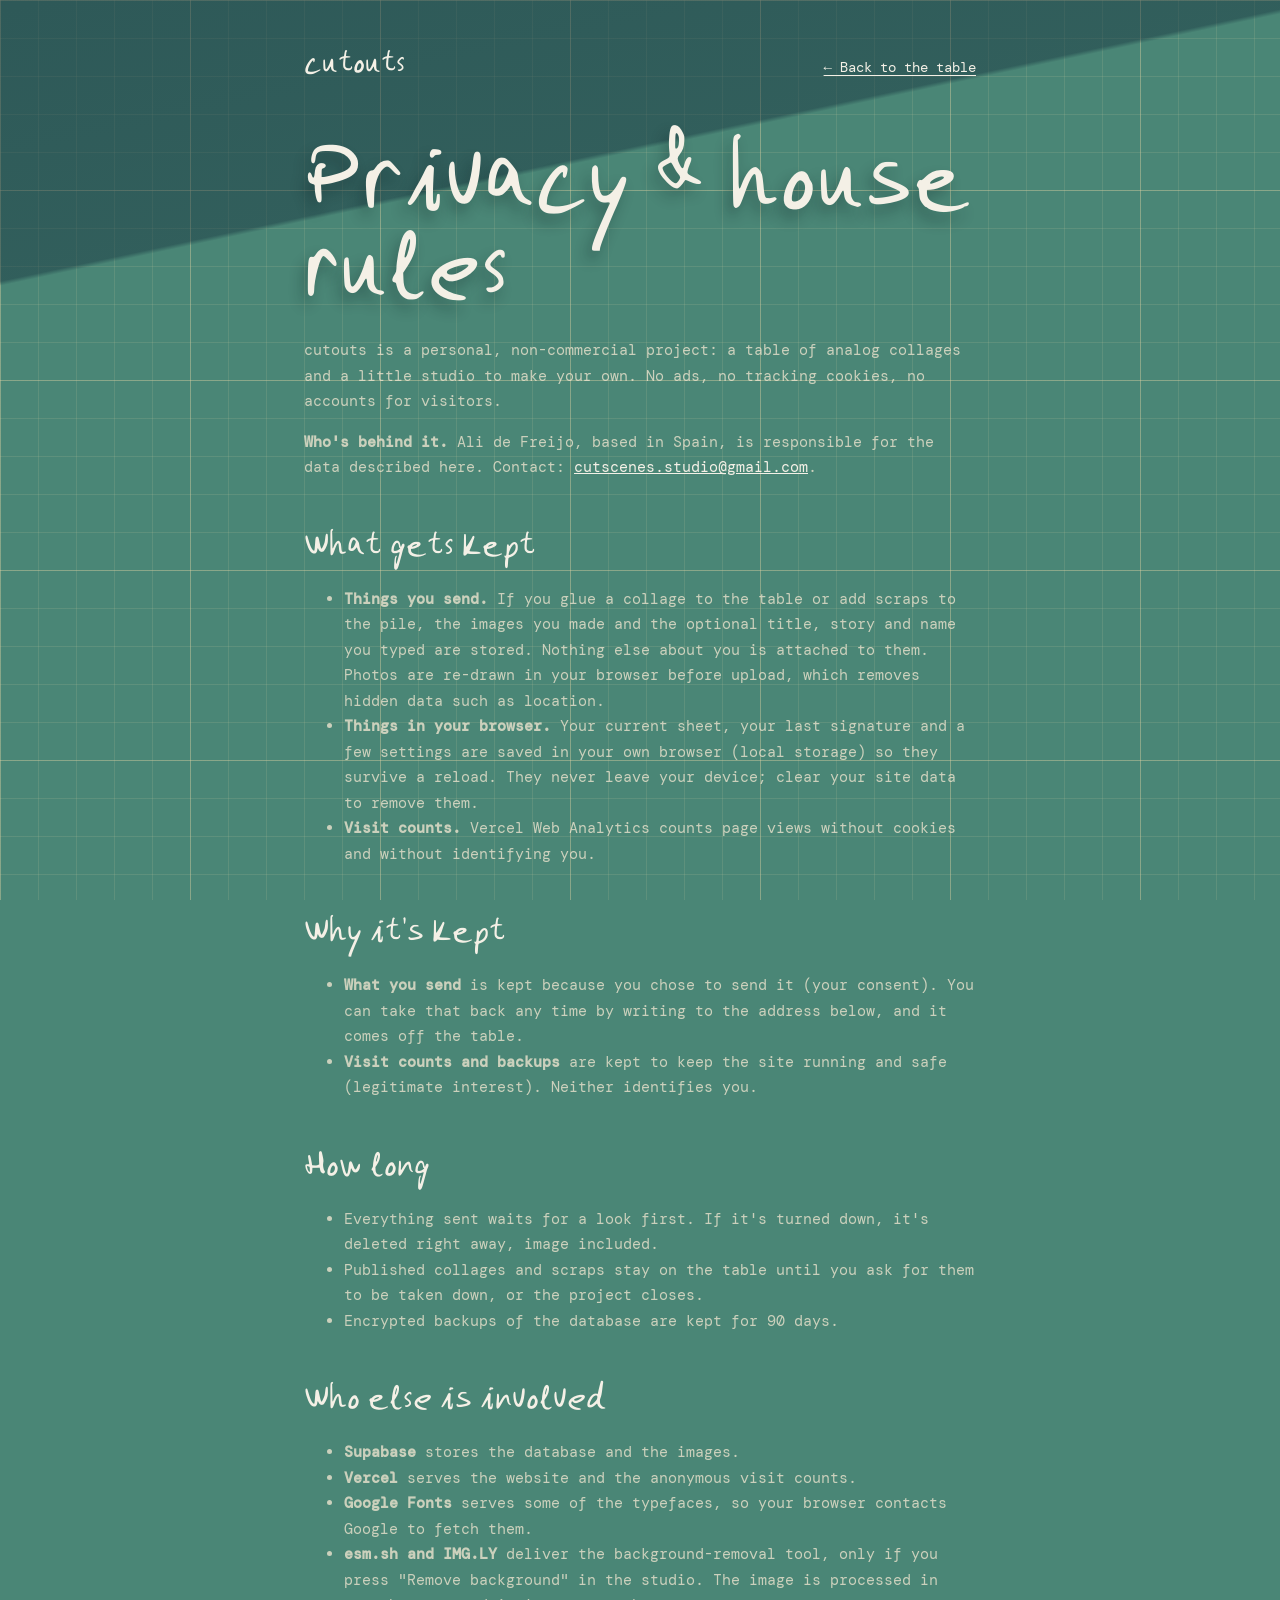
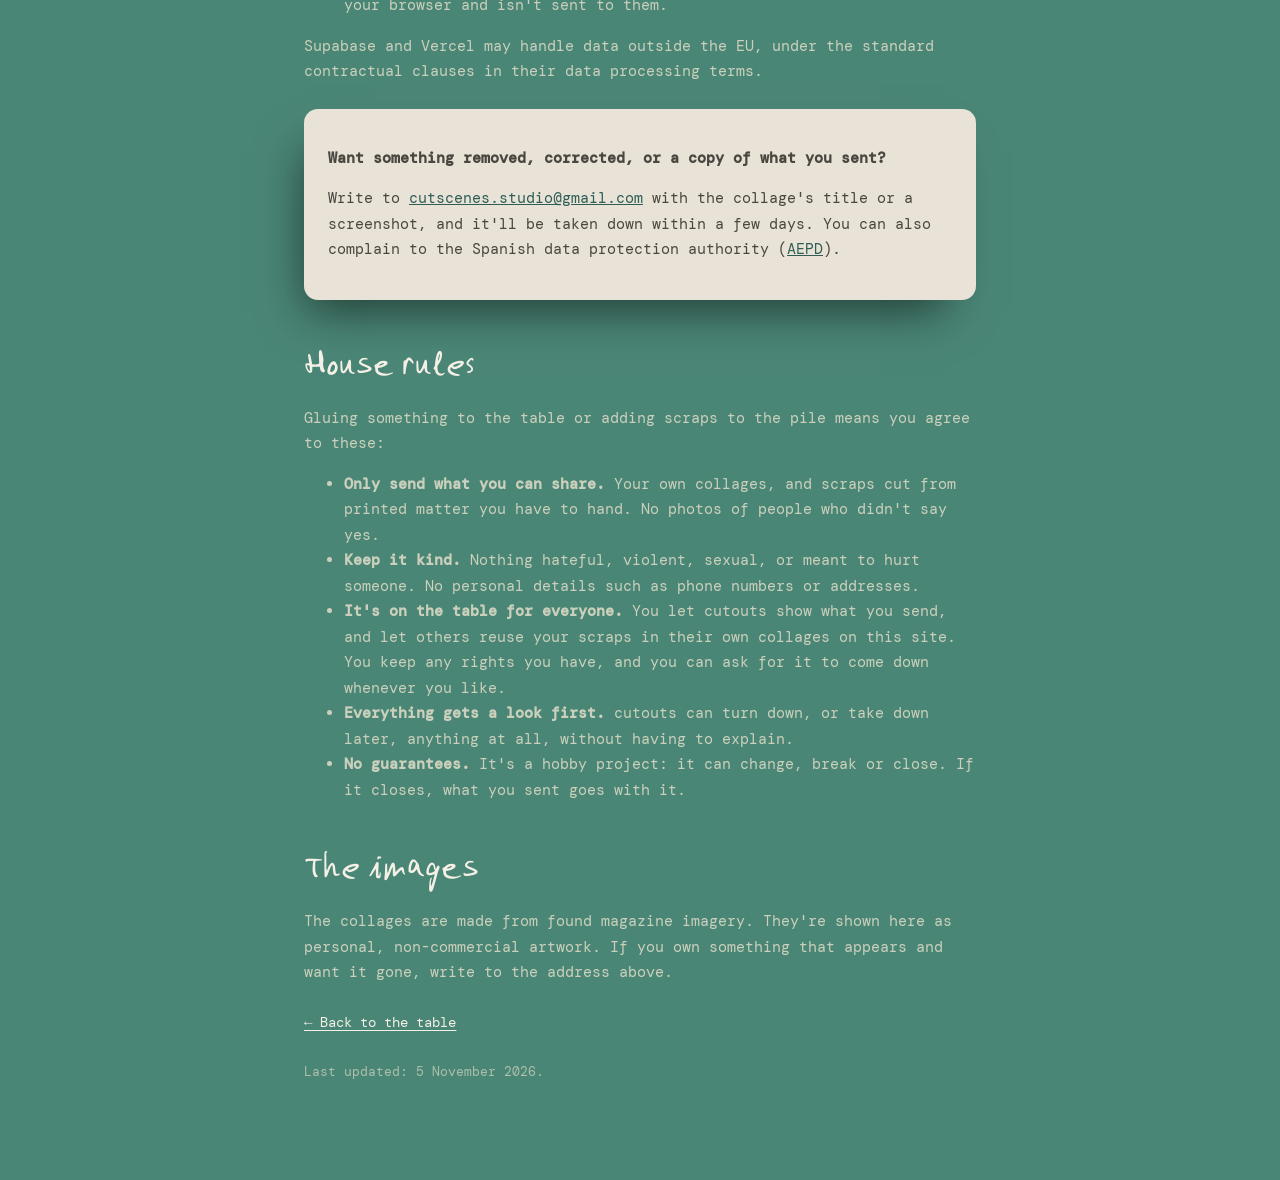
<file: privacy.html>
<!doctype html>
<html lang="en">
<head>
<meta charset="utf-8">
<meta name="viewport" content="width=device-width,initial-scale=1">
<meta name="robots" content="index, follow">
<link rel="canonical" href="https://cut-outs.vercel.app/privacy.html">
<link rel="icon" href="/icons/favicon.svg" type="image/svg+xml">
<link rel="stylesheet" href="https://fonts.googleapis.com/css2?family=DM+Mono:wght@400;500&display=swap">
<link rel="stylesheet" href="css/page.css">
<title>Privacy &amp; house rules · cutouts</title>
<meta name="description" content="What cutouts keeps, for how long, how to get it removed, and the house rules for gluing things to the table.">
</head>
<body>
<main>
<nav class="top"><a class="logo" href="/">cutouts</a><a class="back" href="/">← Back to the table</a></nav>
<h1>Privacy &amp; house rules</h1>
<p>cutouts is a personal, non-commercial project: a table of analog collages and a little studio to make your own. No ads, no tracking cookies, no accounts for visitors.</p>
<p><b>Who's behind it.</b> Ali de Freijo, based in Spain, is responsible for the data described here. Contact: <a href="mailto:cutscenes.studio@gmail.com">cutscenes.studio@gmail.com</a>.</p>

<h2>What gets kept</h2>
<ul>
<li><b>Things you send.</b> If you glue a collage to the table or add scraps to the pile, the images you made and the optional title, story and name you typed are stored. Nothing else about you is attached to them. Photos are re-drawn in your browser before upload, which removes hidden data such as location.</li>
<li><b>Things in your browser.</b> Your current sheet, your last signature and a few settings are saved in your own browser (local storage) so they survive a reload. They never leave your device; clear your site data to remove them.</li>
<li><b>Visit counts.</b> Vercel Web Analytics counts page views without cookies and without identifying you.</li>
</ul>

<h2>Why it's kept</h2>
<ul>
<li><b>What you send</b> is kept because you chose to send it (your consent). You can take that back any time by writing to the address below, and it comes off the table.</li>
<li><b>Visit counts and backups</b> are kept to keep the site running and safe (legitimate interest). Neither identifies you.</li>
</ul>

<h2>How long</h2>
<ul>
<li>Everything sent waits for a look first. If it's turned down, it's deleted right away, image included.</li>
<li>Published collages and scraps stay on the table until you ask for them to be taken down, or the project closes.</li>
<li>Encrypted backups of the database are kept for 90 days.</li>
</ul>

<h2>Who else is involved</h2>
<ul>
<li><b>Supabase</b> stores the database and the images.</li>
<li><b>Vercel</b> serves the website and the anonymous visit counts.</li>
<li><b>Google Fonts</b> serves some of the typefaces, so your browser contacts Google to fetch them.</li>
<li><b>esm.sh and IMG.LY</b> deliver the background-removal tool, only if you press "Remove background" in the studio. The image is processed in your browser and isn't sent to them.</li>
</ul>
<p>Supabase and Vercel may handle data outside the EU, under the standard contractual clauses in their data processing terms.</p>

<div class="sheet">
<p><b>Want something removed, corrected, or a copy of what you sent?</b></p>
<p>Write to <a href="mailto:cutscenes.studio@gmail.com">cutscenes.studio@gmail.com</a> with the collage's title or a screenshot, and it'll be taken down within a few days. You can also complain to the Spanish data protection authority (<a href="https://www.aepd.es" rel="noopener">AEPD</a>).</p>
</div>

<h2 id="rules">House rules</h2>
<p>Gluing something to the table or adding scraps to the pile means you agree to these:</p>
<ul>
<li><b>Only send what you can share.</b> Your own collages, and scraps cut from printed matter you have to hand. No photos of people who didn't say yes.</li>
<li><b>Keep it kind.</b> Nothing hateful, violent, sexual, or meant to hurt someone. No personal details such as phone numbers or addresses.</li>
<li><b>It's on the table for everyone.</b> You let cutouts show what you send, and let others reuse your scraps in their own collages on this site. You keep any rights you have, and you can ask for it to come down whenever you like.</li>
<li><b>Everything gets a look first.</b> cutouts can turn down, or take down later, anything at all, without having to explain.</li>
<li><b>No guarantees.</b> It's a hobby project: it can change, break or close. If it closes, what you sent goes with it.</li>
</ul>

<h2>The images</h2>
<p>The collages are made from found magazine imagery. They're shown here as personal, non-commercial artwork. If you own something that appears and want it gone, write to the address above.</p>

<p><a class="back" href="/">← Back to the table</a></p>
<p><small>Last updated: 5 November 2026.</small></p>
</main>
</body>
</html>
</file>
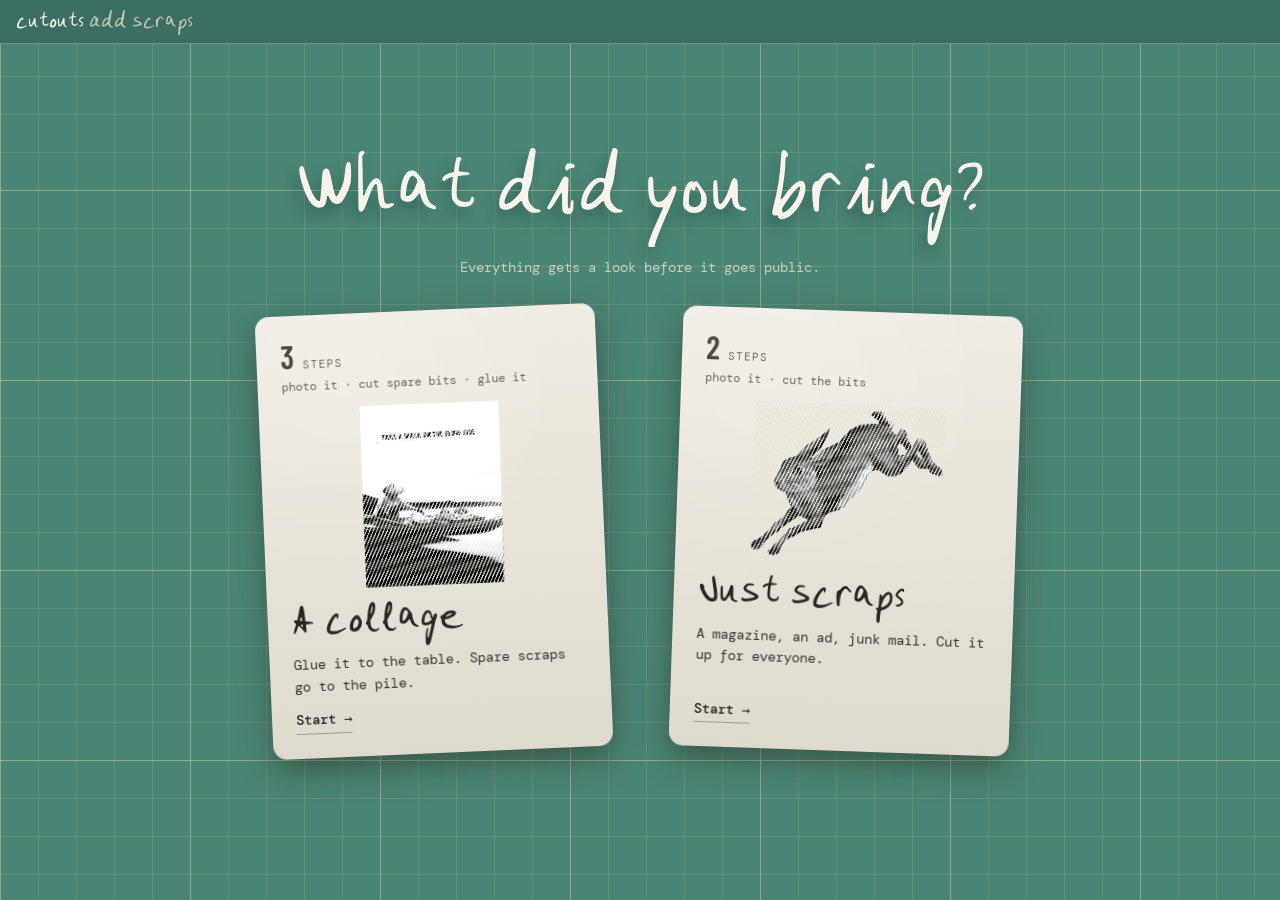
<file: studio.html>
<!doctype html>
<html lang="en">
<head>
<meta charset="utf-8">
<meta name="viewport" content="width=device-width,initial-scale=1,viewport-fit=cover">
<title>cutouts · add scraps</title>
<meta name="robots" content="noindex, nofollow">
<link rel="icon" href="/icons/favicon.svg" type="image/svg+xml">
<link rel="preconnect" href="https://fonts.googleapis.com">
<link rel="stylesheet" href="https://fonts.googleapis.com/css2?family=DM+Mono:wght@400;500&family=Barlow+Condensed:wght@500;600&family=Mynerve&family=Rock+Salt&display=swap">
<style>
@font-face{font-family:"Cutouts Hand";src:url([data-uri]) format("woff2");font-display:swap}

:root{
  --mat:#2c6a4e;--mat-deep:#235640;--mat-dark:#173d2c;--mat-light:#3b7a5c;--panel:#367458;
  --mat-line:rgba(214,238,222,.13);--mat-line-strong:rgba(214,238,222,.30);--mat-ink:rgba(214,238,222,.7);
  --mint:#d4ecdc;--danger:#e58c84;--warn:#f0cd4a;--paper:#efe8d8;
  --shadow:0 1px 1px rgba(0,0,0,.25),0 8px 18px -6px rgba(0,0,0,.45);
  --shadow-up:0 2px 2px rgba(0,0,0,.2),0 22px 36px -10px rgba(0,0,0,.55);
  --f:"DM Mono",ui-monospace,Menlo,monospace;--f-head:"Cutouts Hand","Mynerve",cursive;--cm:38px;
  --side:300px;--rail:clamp(320px,36vw,720px);--cutter:url("data:image/svg+xml,%3Csvg%20xmlns%3D%22http%3A%2F%2Fwww.w3.org%2F2000%2Fsvg%22%20width%3D%2232%22%20height%3D%2232%22%20viewBox%3D%220%200%2032%2032%22%3E%3Cg%20transform%3D%22rotate%2845%2016%2016%29%22%3E%3Cpath%20d%3D%22M-4.5%2016.5%204%2012.5h5.5v5H4z%22%20fill%3D%22%23e4e7e9%22%20stroke%3D%22%23151515%22%20stroke-width%3D%221.1%22%20stroke-linejoin%3D%22round%22%2F%3E%3Cpath%20d%3D%22M5.3%2012.6%204.3%2017.4M7.6%2012.6%206.6%2017.4%22%20stroke%3D%22%23151515%22%20stroke-width%3D%22.8%22%2F%3E%3Crect%20x%3D%229%22%20y%3D%2211%22%20width%3D%2226%22%20height%3D%2210%22%20rx%3D%222.6%22%20fill%3D%22%23f0cd4a%22%20stroke%3D%22%23151515%22%20stroke-width%3D%221.2%22%2F%3E%3Crect%20x%3D%2214%22%20y%3D%229.3%22%20width%3D%227%22%20height%3D%223.2%22%20rx%3D%221.2%22%20fill%3D%22%23151515%22%2F%3E%3Cpath%20d%3D%22M24%2014v4M27%2014v4M30%2014v4%22%20stroke%3D%22%23151515%22%20stroke-width%3D%22.9%22%20stroke-linecap%3D%22round%22%2F%3E%3C%2Fg%3E%3C%2Fsvg%3E") 1 2, crosshair;
  color-scheme:dark;
}
*{box-sizing:border-box}
html,body{height:100%;margin:0;overflow:hidden}
body{background:var(--mat);color:var(--mint);font-family:var(--f);font-size:16px;
  background-image:linear-gradient(var(--mat-line-strong) 1px,transparent 1px),linear-gradient(90deg,var(--mat-line-strong) 1px,transparent 1px),linear-gradient(var(--mat-line) 1px,transparent 1px),linear-gradient(90deg,var(--mat-line) 1px,transparent 1px);
  background-size:calc(var(--cm)*5) calc(var(--cm)*5),calc(var(--cm)*5) calc(var(--cm)*5),var(--cm) var(--cm),var(--cm) var(--cm)}
.embed body{background:transparent}
button,input,select,textarea{font:inherit;color:inherit}
button{cursor:pointer}
:focus-visible{outline:1.5px solid var(--mint);outline-offset:3px}
[hidden]{display:none!important}
svg.i{width:18px;height:18px;fill:none;stroke:currentColor;stroke-width:1.7;stroke-linecap:round;stroke-linejoin:round;display:block;flex:0 0 auto}
.app{height:100%;height:100dvh;display:flex;flex-direction:column}
.embed .app{padding:30px 0 0 34px}
.embed .zoom{left:40px}
.bar{display:flex;align-items:center;gap:16px;padding:10px 16px;background:var(--mat-deep);border-bottom:1px solid var(--mat-line-strong)}
.embed .bar{display:none}
.logo{margin:0;font-family:var(--f-head);font-weight:400;font-size:19px;white-space:nowrap}
.logo a{color:inherit;text-decoration:none}
.logo span{color:var(--mat-ink)}
h2{font-family:var(--f-head);font-weight:400;font-size:20px;line-height:1.45;margin:0 0 6px;color:#fff}
.muted{color:var(--mat-ink);font-size:14.5px;line-height:1.55;margin:0}
.btn{border:1px solid var(--mint);background:var(--mint);color:var(--mat-dark);border-radius:999px;padding:9px 24px;font-size:16px;font-weight:500;white-space:nowrap}
.btn:hover{background:#fff;border-color:#fff}
.btn:disabled{opacity:.45;cursor:default}
.ghost{border:1px solid var(--mat-line-strong);background:transparent;color:var(--mint);border-radius:999px;padding:9px 20px;font-size:16px;white-space:nowrap}
.ghost:hover{border-color:var(--mint)}
.link{border:0;background:none;padding:0;color:var(--mat-ink);text-decoration:underline;text-underline-offset:3px;font-size:14px}
.link:hover{color:var(--mint)}
.input{width:100%;background:var(--mat);border:1px solid var(--mat-line-strong);border-radius:10px;padding:9px 11px;color:var(--mint);outline:none;font-size:15px}
.input:focus{border-color:var(--mint)}
.field{display:flex;flex-direction:column;gap:6px;margin:0}
.field label{font-size:13px;color:var(--mat-ink);display:flex;justify-content:space-between}
.range{width:100%;accent-color:var(--mint)}

/* ---------- 0 · pick ---------- */
.pick{flex:1;min-height:0;display:grid;grid-template-columns:minmax(0,1fr) auto}
.pick-main{display:grid;place-items:center;text-align:center;padding:24px;overflow:auto}
.pick h1{font-family:var(--f-head);font-weight:400;font-size:clamp(32px,4.4vw,58px);line-height:1.2;margin:0 0 6px;color:#fff;text-shadow:3px 3px 0 rgba(0,0,0,.18)}
.pick .lede{color:var(--mat-ink);margin:0 0 34px;font-size:16px}
.papers{display:flex;gap:34px;justify-content:center;flex-wrap:wrap}
.paper{position:relative;width:min(300px,80vw);aspect-ratio:4/5;border:0;background:transparent;padding:0;cursor:pointer;color:var(--mat-dark);text-align:left;filter:drop-shadow(0 12px 16px rgba(28,22,14,.42))}
.paper .sheet{position:absolute;inset:0;background:var(--paper);overflow:hidden}
.paper .fold{position:absolute;inset:0;pointer-events:none;background:linear-gradient(180deg,transparent 32.6%,rgba(0,0,0,.09) 33.2%,rgba(255,255,255,.35) 33.6%,transparent 35%,transparent 65.6%,rgba(0,0,0,.08) 66.2%,rgba(255,255,255,.3) 66.6%,transparent 68%),linear-gradient(180deg,rgba(255,255,255,.18),transparent 33%,rgba(0,0,0,.035) 34%,transparent 66%,rgba(0,0,0,.05) 67%,rgba(255,255,255,.08))}
.paper .crease{position:absolute;inset:-2%;pointer-events:none;background-size:100% 100%;mix-blend-mode:multiply}
.paper .shine{position:absolute;inset:0;pointer-events:none;background:radial-gradient(120% 80% at 25% 15%,rgba(255,255,255,.45),transparent 55%);mix-blend-mode:soft-light}
.paper .txt{position:absolute;inset:0;padding:30px 28px;display:flex;flex-direction:column}
.paper b{font-family:var(--f-head);font-weight:400;font-size:24px;display:block;margin-bottom:12px;line-height:1.35}
.paper .txt>span{font-size:15px;line-height:1.55;color:#3d5a4b;display:block}
.paper .go{margin-top:auto;font-size:14px;color:var(--mat-dark)!important;text-decoration:underline;text-underline-offset:4px}
.paper.away{transition:opacity .3s;opacity:.35}
.owner{margin-top:34px;font-size:14px;color:var(--mat-ink)}

/* ---------- wizard layout ---------- */
.wiz-wrap{flex:1;min-height:0;display:grid;grid-template-columns:var(--rail) minmax(0,1fr) 0;transition:grid-template-columns .5s cubic-bezier(.65,0,.25,1)}
.wiz-wrap.with-side{grid-template-columns:var(--rail) minmax(0,1fr) var(--side)}
.wiz-wrap .side{overflow:hidden;min-width:0;position:relative;z-index:10}
.rail{position:relative;z-index:9;pointer-events:none;padding:min(64px,6vh) 20px 24px 64px;min-height:0;overflow:hidden}
.rail .dots{pointer-events:none;position:absolute;left:30px;top:130px;display:flex;flex-direction:column;gap:8px}
.rail .dots i{width:6px;height:6px;border-radius:3px;background:var(--mat-line-strong);transition:height .45s cubic-bezier(.65,0,.25,1),background .3s}
.rail .dots i.dn{background:var(--mat-ink)}
.rail .dots i.on{height:22px;background:var(--mint)}
.rail .track{position:relative}
.wstep.on>.back,.wstep.on>.acts{pointer-events:auto}
.wstep{position:absolute;left:0;right:0;top:0;display:flex;flex-direction:column;gap:12px;transition:opacity .45s,transform .6s cubic-bezier(.65,0,.25,1)}
.wstep.past{opacity:0;transform:translateY(-48px);pointer-events:none}
.wstep.next{opacity:0;transform:translateY(48px);pointer-events:none}
.wstep.on{opacity:1;transform:none;transition-delay:.12s}
.wstep .back{position:relative;z-index:2;align-self:flex-start;margin:0 0 4px -10px;border:0;border-radius:999px;background:transparent;color:var(--mint);padding:6px 10px;font-size:16px}
.wstep .back:hover{background:rgba(214,238,222,.12);color:#fff}
.wstep h2{font-size:clamp(40px,min(calc(10.5vw - 10px),15vh),166px);line-height:1.12;padding-bottom:.12em;margin:0;text-shadow:3px 3px 0 rgba(0,0,0,.18)}
.wstep .desc{color:var(--mint);font-size:17px;line-height:1.6;margin:0;max-width:30ch}
.wstep .opt{margin:-4px 0 0;font-size:14px;letter-spacing:.06em;text-transform:uppercase;color:var(--mat-ink)}
.wstep .acts{display:flex;gap:10px;margin-top:14px}
.wstep .acts .btn,.wstep .acts .ghost{font-size:17px;padding:11px 26px}
.wstep .acts>*{opacity:0;transform:translateY(6px);transition:opacity .35s .45s,transform .35s .45s}
.wstep.on .acts>*{opacity:1;transform:none}
.quit{position:fixed;top:72px;right:16px;z-index:11;width:42px;height:42px;border-radius:50%;border:1px solid var(--mat-line-strong);background:var(--panel);color:#fff;font-size:17px;display:grid;place-items:center;padding:0;box-shadow:var(--shadow)}
.embed .quit{top:44px}
.quit:hover{border-color:var(--mint)}
.wiz-wrap.with-side .quit{right:calc(var(--side) + 16px)}
.wiz-wrap{position:relative}
.loose{position:absolute;inset:0;pointer-events:none;z-index:8;overflow:hidden}
.loose .lb{position:absolute;left:0;top:0;pointer-events:auto;}
.loose .lb img{display:block;width:100%;pointer-events:none;-webkit-user-drag:none}
.loose .lb{cursor:grab;touch-action:none;user-select:none;-webkit-user-drag:none;filter:drop-shadow(0 1px 1px rgba(0,0,0,.3)) drop-shadow(0 8px 10px rgba(0,0,0,.35));transition:filter .2s}
.loose .lb.drag{cursor:grabbing;filter:drop-shadow(0 2px 2px rgba(0,0,0,.25)) drop-shadow(0 22px 22px rgba(0,0,0,.45));transition:none}
.loose .lb.fly{transition:transform .65s cubic-bezier(.3,1.3,.5,1),filter .2s}
.rot{position:absolute;width:30px;height:30px;border-radius:50%;border:2px solid var(--mat-dark);background:var(--mint);color:var(--mat-dark);display:grid;place-items:center;padding:0;font-size:15px;line-height:1;cursor:pointer;box-shadow:0 2px 6px rgba(0,0,0,.4);z-index:3}
.rot:hover{background:#fff}
.loose .lb .rot{right:-12px;bottom:-12px;opacity:0;transition:opacity .15s}
.loose .lb:hover .rot,.loose .lb.drag .rot{opacity:1}
@media (hover:none){.loose .lb .rot{opacity:1}}
#sheet-stage .rot{right:-15px;bottom:-15px}
.pane.in-up{animation:inUp .6s cubic-bezier(.2,.8,.2,1) both}
.pane.in-down{animation:inDown .6s cubic-bezier(.2,.8,.2,1) both}
@keyframes inUp{from{opacity:0;transform:translateY(44px) scale(.98)}}
@keyframes inDown{from{opacity:0;transform:translateY(-44px) scale(.98)}}
.area{position:relative;min-width:0;min-height:0;display:flex;flex-direction:column;padding:24px 24px 24px 0}
.frame{position:relative;flex:1;min-height:0;border-radius:14px;overflow:hidden;width:100%;margin:0 auto}
.frame>.pane{position:absolute;inset:0}
.drop{display:grid;place-items:center;text-align:center;cursor:pointer}
.drop>div{padding:30px 24px;border-radius:16px}
.drop.over{background:rgba(214,238,222,.06)}
.drop .ic{width:40px;height:40px;margin:0 auto 10px;color:var(--mint)}
.drop b{font-family:var(--f-head);font-weight:400;font-size:24px;color:#fff;display:block;margin-bottom:8px}
.drop p{color:var(--mat-ink);margin:0 0 18px;line-height:1.6;font-size:15px}
.drop input{display:none}
.view{display:flex;overflow:auto;padding:32px;scrollbar-width:thin}
.view>.stage{margin:auto;flex:0 0 auto;position:relative;touch-action:none;user-select:none}
.view.space,.view.panning{cursor:grab}.view.panning{cursor:grabbing}
.stage canvas{display:block}
#cut-cv{outline:1px solid rgba(214,238,222,.18);outline-offset:0}
.stage svg{position:absolute;inset:0;width:100%;height:100%;overflow:visible;pointer-events:none}
.stage.cut{cursor:var(--cutter)}
.view.space .stage.cut{cursor:inherit}
.corner{position:absolute;width:22px;height:22px;margin:-11px 0 0 -11px;border-radius:50%;background:var(--mint);border:2px solid var(--mat-dark);cursor:grab;touch-action:none;box-shadow:0 2px 6px rgba(0,0,0,.4);transition:transform .15s,background .15s}
.corner.free{transform:scale(1.35);background:var(--warn)}
.busy{position:absolute;inset:0;display:grid;place-items:center;background:rgba(23,61,44,.6);font-size:16px;z-index:5}
.zoom{position:fixed;z-index:11;left:16px;bottom:16px;display:flex;align-items:center;gap:2px;padding:4px;background:var(--panel);border-radius:999px;box-shadow:var(--shadow)}
.zoom button{width:34px;height:34px;border:0;background:transparent;border-radius:50%;color:#fff;display:grid;place-items:center;padding:0}
.zoom button:hover{background:var(--mat-light)}
.zoom .zv{width:auto;min-width:58px;border-radius:999px;font-size:13px;color:var(--mint)}
.send{display:grid;place-items:center;padding:56px 20px 28px;overflow:auto}
.send .table{display:flex;align-items:center;justify-content:center;gap:56px;max-width:100%;max-height:100%;flex-wrap:wrap}
.pinned{position:relative;margin:0;transform:rotate(-1.5deg);filter:drop-shadow(0 1px 1px rgba(0,0,0,.3)) drop-shadow(0 10px 12px rgba(0,0,0,.35))}
.pinned img{display:block}
.tape{position:absolute;top:-11px;left:50%;width:min(30%,150px);height:24px;background:rgba(244,232,196,.78);transform:translateX(-50%) rotate(2deg);z-index:1;
  clip-path:polygon(0 8%,6% 0,12% 10%,18% 0,24% 8%,30% 0,70% 0,76% 9%,82% 0,88% 8%,94% 0,100% 10%,100% 92%,94% 100%,88% 90%,82% 100%,76% 92%,70% 100%,30% 100%,24% 91%,18% 100%,12% 92%,6% 100%,0 90%)}
.pinwrap{display:flex;flex-direction:row;align-items:center;gap:44px}
.tag{position:relative;width:270px;flex:0 0 auto;background:#efe8d8;color:#2a2a26;padding:26px 22px 20px;transform:rotate(2deg);display:flex;flex-direction:column;gap:4px;
  filter:drop-shadow(0 1px 1px rgba(0,0,0,.3)) drop-shadow(0 10px 12px rgba(0,0,0,.35));
  clip-path:polygon(0 1%,8% 0,22% 1%,40% 0,58% 1%,76% 0,92% 1%,100% 0,99% 30%,100% 62%,99% 100%,80% 99%,60% 100%,40% 99%,20% 100%,0 99%,1% 66%,0 34%)}
.tag-tape{position:absolute;top:4px;left:50%;width:84px;height:20px;background:rgba(244,232,196,.78);transform:translateX(-50%) rotate(-3deg)}
.tag-l{font-size:12.5px;color:#2a2a26;margin-top:8px}
.sign2{background:transparent;border:0;border-bottom:1px dashed var(--mat-line-strong);color:var(--mint);outline:none;padding:4px 2px;resize:none;width:100%}
.sign2:focus{border-bottom-color:var(--mint)}.sign2::placeholder{color:rgba(214,238,222,.72);opacity:1}
.tag input,.tag textarea{background:transparent;border:0;border-bottom:1px dashed rgba(42,42,38,.35);color:#1d1d1a;outline:none;padding:3px 1px;resize:none;width:100%;font-family:var(--f);font-size:14.5px}
.tag input:focus,.tag textarea:focus{border-bottom-color:#2c6a4e}
.tag ::placeholder{color:rgba(42,42,38,.42);opacity:1}
.tag #title{font-family:var(--f-head);font-size:26px;line-height:1.5}
.tag #desc{line-height:28px;padding:0 1px;overflow:hidden;border-bottom:0;min-height:84px;background:repeating-linear-gradient(transparent 0 27px,rgba(42,42,38,.28) 27px 28px)}
.sign2{font-size:14px}
.sent .label-in :placeholder-shown,.sent .sign2:placeholder-shown{display:none}
.sent .label-in input,.sent .label-in textarea,.sent .sign2{border-bottom-color:transparent;pointer-events:none}
.pinned figcaption{position:absolute;left:2px;top:calc(100% + 8px);font-family:var(--f-head);font-size:15px;line-height:1.6;color:var(--mat-ink);white-space:nowrap;max-width:110%;overflow:hidden;text-overflow:ellipsis}
.bits{display:flex;flex-direction:column;align-items:center;gap:14px;max-width:min(36vw,380px)}
.bits .pile{display:flex;flex-wrap:wrap;gap:22px 26px;justify-content:center;align-items:flex-end}
.bits figure{margin:0;display:flex;flex-direction:column;align-items:center;gap:6px;max-width:180px}
.bits figure img{max-width:170px;max-height:170px;filter:drop-shadow(0 1px 1px rgba(0,0,0,.3)) drop-shadow(0 8px 10px rgba(0,0,0,.35))}
.bits figcaption{font-family:var(--f-head);font-size:12.5px;color:var(--mat-ink);text-align:center;line-height:1.5}
.bits .lbl{color:var(--mat-ink);font-size:13px}
.send.only .table{gap:0}
.done{display:grid;place-items:center;text-align:center}
.done h1{font-family:var(--f-head);font-weight:400;font-size:46px;color:#fff;margin:0 0 6px}
.done p{color:var(--mat-ink);margin:0 0 22px}

/* ---------- side sheet ---------- */
.side{background:var(--panel);border-left:1px solid rgba(0,0,0,.18);box-shadow:-10px 0 24px -12px rgba(0,0,0,.5);display:flex;flex-direction:column;min-height:0;position:relative;z-index:2}

.side.blank{background:transparent;border-color:transparent}
.side-scroll{flex:1;min-height:0;overflow-y:auto;overflow-x:hidden;padding:20px 16px 24px;scrollbar-width:thin}
.side-pane{flex:1;min-height:0;display:flex;flex-direction:column}
.side-pane[hidden]{display:none!important}
.sec{border-top:1px solid var(--mat-line);padding:16px 0 4px;margin-top:16px;display:flex;flex-direction:column;gap:12px}
.sec-t{display:flex;justify-content:space-between;align-items:baseline;font-size:13px;letter-spacing:.06em;text-transform:uppercase;color:var(--mat-ink);margin:0}
.sec-t span{letter-spacing:0;text-transform:none;opacity:.7}
.side-foot{flex:0 0 auto;padding:14px 16px;border-top:1px solid var(--mat-line);display:flex;gap:8px;justify-content:space-between;align-items:center}
.tools{display:flex;align-items:center;gap:6px;margin:0}
.tool{width:40px;height:40px;border-radius:50%;border:1px solid var(--mat-line-strong);background:transparent;color:#fff;display:grid;place-items:center;padding:0;position:relative}
.tool[aria-pressed="true"]{background:var(--mint);border-color:var(--mint);color:var(--mat-dark)}
.tool:hover::after{content:attr(data-tip);position:absolute;top:calc(100% + 8px);left:50%;transform:translateX(-50%);background:var(--mat-dark);color:var(--mint);font-size:12.5px;white-space:nowrap;padding:5px 9px;border-radius:8px;z-index:9;box-shadow:var(--shadow)}
.findall{margin-left:auto;display:inline-flex;align-items:center;gap:6px;border:1px dashed var(--mat-line-strong);background:transparent;color:var(--mint);border-radius:999px;padding:7px 12px;font-size:14px}
.findall:hover{border-color:var(--mint)}
.hint{font-size:14px;color:var(--mat-ink);line-height:1.5;margin:0}
.scraps{display:flex;flex-direction:column;gap:10px}
.scrap{display:grid;grid-template-columns:64px minmax(0,1fr) auto;gap:12px;align-items:start;padding:10px;border-radius:12px;border:1px solid var(--mat-line);background:rgba(44,106,78,.35)}
.scrap .th{width:64px;height:64px;border-radius:8px;background:rgba(0,0,0,.15);display:grid;place-items:center;overflow:hidden}
.scrap .th img{max-width:100%;max-height:100%}
.scrap .meta{display:flex;flex-direction:column;gap:6px;min-width:0}
.scrap .input{padding:6px 9px;font-size:14.5px}
.scrap select{appearance:none;width:100%;background:var(--mat) url("data:image/svg+xml,%3Csvg xmlns='http://www.w3.org/2000/svg' width='12' height='12' viewBox='0 0 24 24' fill='none' stroke='%23d4ecdc' stroke-width='2'%3E%3Cpath d='M6 9l6 6 6-6'/%3E%3C/svg%3E") no-repeat right 9px center;border:1px solid var(--mat-line-strong);border-radius:10px;padding:6px 28px 6px 9px;font-size:14.5px;color:var(--mint);cursor:pointer}
.scrap select.bad{border-color:#e5584d;box-shadow:0 0 0 1px #e5584d}
.scrap.shake{animation:shake .35s}
@keyframes shake{25%{transform:translateX(-4px)}75%{transform:translateX(4px)}}
.dd{position:relative}
.dd-btn{width:100%;display:flex;align-items:center;gap:8px;border:1px dashed var(--mat-line-strong);background:transparent;border-radius:12px;padding:7px 10px;color:var(--mint);font-size:14px;text-align:left}
.dd-btn:hover,.dd-btn[aria-expanded="true"]{border-style:solid;border-color:var(--mint)}
.dd-btn .chev{width:14px;height:14px;margin-left:auto;fill:none;stroke:currentColor;stroke-width:2;transition:transform .2s}
.dd-btn[aria-expanded="true"] .chev{transform:rotate(180deg)}
.dd-btn.bad{border:1px solid #e5584d;box-shadow:0 0 0 1px #e5584d}
.menu{position:absolute;left:0;right:0;top:calc(100% + 6px);z-index:7;background:var(--mat-deep);border:1px solid var(--mat-line-strong);border-radius:12px;padding:4px;margin:0;list-style:none;box-shadow:var(--shadow-up);max-height:260px;overflow:auto;scrollbar-width:thin}
.menu.up{top:auto;bottom:calc(100% + 6px)}
.menu li{padding:7px 10px;border-radius:8px;cursor:pointer;font-size:14px;color:var(--mint)}
.menu li[aria-selected="true"],.menu li:hover{background:var(--mat-light)}
.arch-tabs{display:flex;gap:2px;background:rgba(0,0,0,.14);padding:3px;border-radius:999px;margin:0 0 12px}
.arch-tabs button{flex:1;border:0;background:transparent;color:var(--mat-ink);border-radius:999px;padding:7px 10px;font-size:14px}
.arch-tabs button[aria-selected="true"]{background:var(--mat-light);color:var(--mint)}
.bgx{align-self:flex-start;border:1px dashed var(--mat-line-strong);background:transparent;color:var(--mint);border-radius:999px;padding:4px 10px;font-size:12.5px}
.bgx:hover{border-color:var(--mint)}
.bgx.on{border-style:solid;background:rgba(212,236,220,.14)}
.x{border:0;background:none;color:var(--mat-ink);width:28px;height:28px;border-radius:50%;padding:0;font-size:14px}
.x:hover{background:var(--mat-light);color:var(--mint)}
.empty{color:var(--mat-ink);font-size:14.5px;line-height:1.6;border:1px dashed var(--mat-line-strong);border-radius:12px;padding:16px;text-align:center}
.flat{width:100%;border-radius:8px;background:repeating-conic-gradient(#3b7a5c 0 25%,#2c6a4e 0 50%) 0 0/16px 16px}
.toast{position:fixed;left:50%;bottom:24px;transform:translateX(-50%);background:var(--mat-dark);color:var(--mint);font-size:15px;padding:10px 18px;border-radius:999px;box-shadow:var(--shadow);z-index:80;max-width:90vw;text-align:center}
.toast.err{color:var(--danger)}

/* ---------- owner: inbox, login, big view ---------- */
.inbox-side{width:var(--side);background:var(--panel);border-left:1px solid rgba(0,0,0,.18);display:flex;flex-direction:column;min-height:0}
.inbox-side{box-shadow:-10px 0 24px -12px rgba(0,0,0,.5)}
.ibx{display:grid;grid-template-columns:64px minmax(0,1fr);gap:10px;align-items:center;padding:8px;border-radius:12px;background:rgba(0,0,0,.1);cursor:pointer;text-align:left;border:0;width:100%;color:inherit}
.ibx:hover{background:rgba(0,0,0,.18)}
.ibx .th{width:64px;height:64px;border-radius:8px;background:rgba(0,0,0,.15);display:grid;place-items:center;overflow:hidden}
.ibx .th img{max-width:100%;max-height:100%}
.ibx b{font-weight:500;color:#fff;font-size:15px;display:block;overflow:hidden;text-overflow:ellipsis;white-space:nowrap}
.ibx small{color:var(--mat-ink);font-size:13px}
.inbox{display:flex;flex-direction:column;gap:8px}
.badge{display:inline-grid;place-items:center;min-width:22px;height:22px;padding:0 6px;border-radius:999px;background:#e24b4a;color:#fff;font-size:12.5px;margin-left:6px;vertical-align:3px;font-family:var(--f)}
.modal{position:fixed;inset:0;z-index:60;background:rgba(10,30,20,.72);display:grid;place-items:center;padding:24px}
.card{background:var(--panel);border:1px solid var(--mat-line-strong);border-radius:16px;padding:26px;width:min(420px,100%);box-shadow:var(--shadow-up)}
.big{display:grid;grid-template-columns:minmax(0,1.3fr) minmax(260px,1fr);gap:28px;align-items:center;width:min(1100px,100%);max-height:100%}
.big .shot{display:grid;place-items:center;min-height:0}
.big .shot img{max-width:100%;max-height:calc(100dvh - 120px);box-shadow:var(--shadow-up);background:var(--paper)}
.big .info{background:var(--panel);border-radius:16px;padding:22px;max-height:calc(100dvh - 80px);overflow:auto}
.big .pile{display:flex;flex-wrap:wrap;gap:10px;margin:12px 0 18px}
.big .pile figure{margin:0;width:84px;text-align:center}
.big .pile img{max-width:84px;max-height:72px;filter:drop-shadow(0 3px 4px rgba(0,0,0,.4))}
.big .pile figcaption{font-size:11.5px;color:var(--mat-ink)}
.big .x{position:fixed;right:20px;top:20px;width:40px;height:40px;background:var(--panel);font-size:18px}

@media (max-width:820px){.pinwrap{flex-direction:column;gap:28px}.tag{width:min(300px,86vw)}}
@media (max-width:820px){
  .embed .app{padding:0}
  .wiz-wrap,.wiz-wrap.with-side{grid-template-columns:1fr;grid-template-rows:auto minmax(0,1fr) auto}
  .rail{padding:14px 72px 10px 40px;min-height:0}.rail .dots{left:16px;top:22px}.area{padding:8px 12px}
  .wstep{gap:6px}.wstep h2{font-size:30px;line-height:1.15;padding-bottom:0}.wstep .back{font-size:14px;padding:4px 10px;margin-bottom:0}
  .wstep .desc{font-size:14px;line-height:1.5;max-width:none}.wstep .opt{display:none}
  .wstep .acts{margin-top:6px}.wstep .acts .btn,.wstep .acts .ghost{font-size:15px;padding:9px 20px}
  .rail .track{transition:height .4s cubic-bezier(.65,0,.25,1)}
  .quit{top:12px!important;right:12px!important}
  #tool-hint,.side .sec-t{display:none}.side{max-height:34dvh!important}.wstep[data-s=cut] .desc{display:none}
  .wiz-wrap:not(.with-side) .side{display:none}
  .side{border-left:0;border-top:1px solid var(--mat-line-strong);max-height:46dvh}
  .side.blank{display:none}
  .side{max-height:42dvh}.flat{display:none}
  .zoom{display:none!important}
  .area{padding:12px}
  .pick{grid-template-columns:1fr}.inbox-side{width:auto}
  .big{grid-template-columns:1fr}
  .send{grid-template-columns:1fr}.send .half+.half{border-left:0;border-top:1.5px dashed var(--mat-line-strong)}
}

/* bit cards: compact for a narrow panel */
.scrap{grid-template-columns:52px minmax(0,1fr) 28px!important;grid-template-areas:"th name x" "dd dd dd" "bg bg bg";gap:8px 10px!important;align-items:center!important;padding:10px!important}
.scrap .meta{display:contents}
.scrap .th{grid-area:th;width:52px!important;height:52px!important}
.scrap .input{grid-area:name;min-width:0}
.scrap .dd{grid-area:dd}
.scrap .dd-btn span{white-space:nowrap;overflow:hidden;text-overflow:ellipsis}
.scrap .bgx{grid-area:bg;justify-self:start;border:0!important;background:none!important;padding:2px 0!important;font-size:13px;color:var(--mat-ink);text-decoration:underline;text-underline-offset:3px}
.scrap .bgx:hover,.scrap .bgx.on{color:var(--mint)}
.scrap .x{grid-area:x}

/* big view on phones: scrolls, buttons always reachable */
.modal{overflow-y:auto;-webkit-overflow-scrolling:touch;overscroll-behavior:contain}
@media (max-width:820px){
  .modal{place-items:start center;padding:56px 12px 0}
  .big{gap:14px;max-height:none}
  .big .shot img{max-height:52dvh;max-width:100%}
  .big .info{max-height:none;overflow:visible;padding:18px 16px 0;border-radius:16px 16px 0 0}
  .big .info>div:last-child{position:sticky;bottom:0;background:var(--panel);margin:12px -16px 0;padding:12px 16px calc(12px + env(safe-area-inset-bottom,0px));border-top:1px solid var(--mat-line)}
  .big .info>div:last-child .btn,.big .info>div:last-child .ghost{flex:1}
  .big .x{top:12px;right:12px}
  .pick{overflow-y:auto}
  .inbox-side{max-height:none}
}

/* ===== mat redesign · phase 3: add scraps on the teal mat, glass panels, cream & yellow ===== */
:root{--mat:#4a8676;--mat-deep:#3b6f63;--mat-dark:#1d3a3f;--mat-light:#5c9886;--panel:rgba(24,48,56,.62);
  --mat-line:rgba(238,218,166,.14);--mat-line-strong:rgba(238,218,166,.34);--mat-ink:rgba(239,230,207,.72);--mint:#f4f0e6;
  --glass:rgba(24,48,56,.62);--glass-line:rgba(238,226,196,.12);--cream:#f4f0e6;--ink-dark:#1d3a3f;--yellow:#f0cd4a;--paper:#e8e3d6}
.embed .app{padding:0}
.embed .bar{display:none}
.btn{background:var(--yellow);border-color:var(--yellow);color:#1d1d1a;border-radius:14px}
.btn:hover{background:#f5d866;border-color:#f5d866}
.ghost{border-color:rgba(238,226,196,.35);border-radius:14px;color:#efe6cf}
.glass-p{background:var(--glass);-webkit-backdrop-filter:blur(16px);backdrop-filter:blur(16px);border:1px solid var(--glass-line);box-shadow:0 22px 44px -18px rgba(0,0,0,.6)}
/* pick */
.pick h1{font-size:clamp(48px,5.4vw,80px);color:#f8f4ea;text-shadow:-5px 9px 14px rgba(8,28,32,.32)}
.pick .lede{color:rgba(239,230,207,.75);font-size:14px}
.pick-main{padding-top:84px;padding-bottom:120px}
.paper{filter:drop-shadow(0 1px 1px rgba(10,30,30,.35)) drop-shadow(-16px 24px 22px rgba(8,28,32,.4))}
.paper .sheet{background:var(--paper);border-radius:14px}
.paper .fold,.paper .crease{display:none}
.paper .txt>span{color:#4a4740;font-size:14px}
.paper .go{color:#2f5e57!important;text-decoration:none;font-weight:500}
.paper:hover{transform:translateY(-4px) rotate(-.6deg);transition:transform .25s}
.inbox-side{position:absolute;top:84px;right:16px;bottom:16px;width:var(--side);border-radius:22px;overflow:hidden;background:var(--glass);-webkit-backdrop-filter:blur(16px);backdrop-filter:blur(16px);border:1px solid var(--glass-line);box-shadow:0 22px 44px -18px rgba(0,0,0,.6)}
.pick{position:relative}
.arch-tabs{border-radius:12px;padding:4px;background:rgba(0,0,0,.18)}
.arch-tabs button{border-radius:9px;font-size:13px}
.arch-tabs button[aria-selected="true"]{background:rgba(244,240,230,.16);color:#f8f4ea}
.badge{background:var(--cream);color:var(--ink-dark)}
/* wizard: steps left, photo centre, tools right */
.rail{padding:84px 20px 24px 64px}
.rail .dots{left:34px;top:150px}
.rail .dots i.on{background:var(--cream)}
.wstep h2{font-size:clamp(56px,5.6vw,96px);line-height:1.02;color:#f8f4ea;text-shadow:-5px 9px 14px rgba(8,28,32,.32)}
.wstep .desc{font-size:15px;color:#e8e0c8}
.wstep .opt{font-size:11px;letter-spacing:.1em}
.wstep.past,.wstep.next{visibility:hidden;transition:opacity .3s,transform .5s cubic-bezier(.65,0,.25,1),visibility 0s .5s}
.wstep.on{visibility:visible;transition-delay:.12s,.12s,0s}
:root{--rail:clamp(300px,28vw,460px);--side:300px}
.area{padding:84px 24px 120px 0}
.frame{border-radius:6px;overflow:visible}
.frame .stage canvas,.pinned{filter:drop-shadow(0 1px 1px rgba(10,30,30,.35)) drop-shadow(-16px 24px 22px rgba(8,28,32,.4))}
.drop{border:2px dashed rgba(238,226,196,.4);border-radius:18px;background:rgba(24,48,56,.25)}
.drop:hover{background:rgba(24,48,56,.4);border-color:rgba(238,226,196,.7)}
.drop b{color:#f8f4ea;font-size:30px}
.wiz-wrap.with-side .side{position:absolute;top:84px;right:16px;bottom:16px;width:var(--side);border-radius:22px;overflow:hidden;background:var(--glass);-webkit-backdrop-filter:blur(16px);backdrop-filter:blur(16px);border:1px solid var(--glass-line);box-shadow:0 22px 44px -18px rgba(0,0,0,.6)}
.wiz-wrap.with-side{grid-template-columns:var(--rail) minmax(0,1fr) calc(var(--side) + 40px)}
.side{background:var(--glass);border-left:0}
.sec-t{font-size:11px;letter-spacing:.1em}
.tool{border:0;border-radius:12px;background:rgba(255,255,255,.07);width:44px;height:44px}
.tool[aria-pressed="true"]{background:var(--cream);color:var(--ink-dark)}
.quit{top:24px;right:24px;border-radius:14px;width:44px;height:44px;background:var(--glass);-webkit-backdrop-filter:blur(12px);backdrop-filter:blur(12px);border:1px solid var(--glass-line);box-shadow:none;color:#efe6cf}
.wiz-wrap.with-side .quit{right:24px}
.zoom{left:24px;bottom:24px;background:var(--glass);-webkit-backdrop-filter:blur(12px);backdrop-filter:blur(12px);border:1px solid var(--glass-line)}
.busy{background:rgba(20,40,46,.6)}
.tag{background:var(--paper);background-image:linear-gradient(180deg,rgba(255,255,255,.35),rgba(0,0,0,.04));border-radius:14px;clip-path:none;box-shadow:0 2px 0 rgba(0,0,0,.06),-14px 26px 44px -16px rgba(0,0,0,.55)}
.tag .tag-tape{display:none}
.tag .tag-l{font-size:11px;letter-spacing:.08em;text-transform:uppercase;color:#6b675d}
@media (max-width:720px){
  .rail{padding:14px 72px 10px 40px}.area{padding:8px 12px 96px}.pick-main{padding:24px 16px 110px}
  .inbox-side{position:static;width:auto;border-radius:0}
  .wiz-wrap.with-side .side{position:relative;top:auto;right:auto;bottom:auto;width:auto;border-radius:22px 22px 0 0}
  .wiz-wrap.with-side{grid-template-columns:1fr}
  .quit{top:12px;right:12px}
}
.embed .quit{top:24px}.embed .zoom{left:24px}
.paper .txt>span.steps{margin-top:18px;padding-top:12px;border-top:1px solid rgba(58,56,50,.14);font-size:12px;color:#6b675d}
.paper .steps em{display:block;font-style:normal;font-size:11px;letter-spacing:.1em;text-transform:uppercase;margin-bottom:4px}

/* phase 3b: as in the design — horizontal stepper, 64px titles, glass inputs, glue card on the right */
.rail{padding-top:72px}
.rail .dots{position:absolute;left:64px;top:118px;flex-direction:row;gap:6px}
.rail .dots i{width:22px;height:6px;border-radius:3px;background:rgba(239,230,207,.25);transition:width .45s cubic-bezier(.65,0,.25,1),background .3s}
.rail .dots i.dn{background:rgba(239,230,207,.5)}
.rail .dots i.on{width:44px;height:6px;background:var(--cream)}
.wstep{gap:14px}
.wstep .back{font-size:15px;color:#efe6cf;margin-bottom:28px}
.wstep h2{font-size:clamp(48px,4.4vw,72px)!important;line-height:1.02}
.wstep .desc{font-size:15px;line-height:1.6;max-width:28ch}
.wstep .acts .btn,.wstep .acts .ghost{font-size:15px;padding:0 24px;height:50px;border-radius:14px;display:inline-flex;align-items:center}
.side-scroll{padding:16px}
.side .sec-t{font-size:11px;letter-spacing:.1em;color:rgba(239,230,207,.75)}
.hint{font-size:12.5px;color:rgba(239,230,207,.75)}
.sec{border-top:1px solid rgba(238,226,196,.14)}
.scrap{background:rgba(255,255,255,.06);border:1px solid transparent;border-radius:14px;grid-template-columns:52px minmax(0,1fr) auto;gap:8px 12px}
.scrap .th{width:52px;height:52px;border-radius:10px;background:rgba(255,255,255,.08)}
.input,.scrap .input{background:rgba(255,255,255,.07);border:1px solid transparent;border-radius:10px;color:#f8f4ea;font-size:13px}
.scrap .input{font-family:var(--f-head);font-size:19px;padding:2px 8px;background:transparent}
.scrap .input:hover{background:rgba(255,255,255,.07)}
.input:focus{border-color:rgba(244,240,230,.5)}
.dd-btn{border:1px solid rgba(238,226,196,.2);background:transparent;font-size:13px;border-radius:10px;padding:9px 12px;color:#efe6cf}
.dd-btn:hover,.dd-btn[aria-expanded="true"]{border-color:rgba(244,240,230,.6)}
.dd-btn.bad{border-color:var(--yellow);box-shadow:none}
.menu{background:rgba(14,32,38,.95);border:1px solid rgba(238,226,196,.14);border-radius:14px;padding:6px;-webkit-backdrop-filter:blur(14px);backdrop-filter:blur(14px)}
.menu li{font-size:13px;color:#efe6cf;border-radius:9px}
.menu li[aria-selected="true"],.menu li:hover{background:rgba(244,240,230,.12)}
.bgx{border:1px dashed rgba(238,226,196,.35);color:#efe6cf;font-size:12px;border-radius:10px}
.bgx.on{background:rgba(244,240,230,.14)}
.x:hover{background:rgba(255,255,255,.1)}
.empty{font-size:13px;border-color:rgba(238,226,196,.25);color:rgba(239,230,207,.75)}
.flat{background:repeating-conic-gradient(rgba(255,255,255,.1) 0 25%,rgba(255,255,255,.04) 0 50%) 0 0/16px 16px}
.toast{background:var(--glass);-webkit-backdrop-filter:blur(14px);backdrop-filter:blur(14px);border:1px solid var(--glass-line);border-radius:14px;color:#f4f0e6}
.ibx{background:rgba(255,255,255,.06)}.ibx:hover{background:rgba(255,255,255,.1)}
.findall{border-color:rgba(238,226,196,.35);border-radius:10px;font-size:13px;color:#efe6cf}
/* glue step */
@media (min-width:821px){
  .send{padding:20px 20px 20px 0;place-items:center}
  .send .table{display:grid;grid-template-columns:auto 320px;grid-template-areas:"col card" "bits go";gap:28px 56px;align-items:center;justify-items:center;flex-wrap:nowrap}
  .pinwrap{display:contents}
  .pinned{grid-area:col}
  .label-in.tag{grid-area:card;align-self:center}
  .bits{grid-area:bits;max-width:none}
  .send-go{grid-area:go;justify-self:start;align-self:start}
  .send.only .table{grid-template-areas:"col card" "col go";grid-template-rows:auto auto}
  .send.only .label-in.tag{align-self:end}
}
.send-go .btn{font-size:15px;font-weight:500;height:52px;padding:0 28px;border-radius:14px;box-shadow:0 12px 24px -12px rgba(0,0,0,.5)}
.label-in.tag{width:320px;transform:rotate(1.5deg);padding:24px;gap:6px}
.tag-no{display:flex;align-items:baseline;gap:8px;margin-bottom:6px;font-size:11px;letter-spacing:.08em;text-transform:uppercase;color:#6b675d}
.tag-no b{font-size:24px;font-weight:500;letter-spacing:-.02em;color:#4a4740;text-transform:none}
.bits figcaption,.bits .lbl{color:rgba(239,230,207,.75)}
.sign2{border-bottom-color:rgba(238,226,196,.35);color:#f4f0e6;font-size:13px}
@media (max-width:820px){.send-go{display:flex;justify-content:center;margin-top:12px}}

/* phase 3c: path cards as in the design */
.paper{width:340px;aspect-ratio:auto;height:auto;min-height:440px}
.paper .sheet{border-radius:14px;background:#e8e3d6;background-image:linear-gradient(180deg,rgba(255,255,255,.35),rgba(0,0,0,.04))}
.paper .txt{position:relative;inset:auto;padding:24px;display:flex;flex-direction:column;gap:14px;min-height:440px;box-sizing:border-box;color:#3a3832}
.p-head{display:flex;align-items:baseline;flex-wrap:wrap;gap:4px 8px}
.p-n{font-family:"Barlow Condensed",sans-serif;font-weight:600;font-size:32px;line-height:1;color:#4a4740}
.p-s{font-size:11px;letter-spacing:.08em;text-transform:uppercase;color:#6b675d}
.p-path{width:100%;font-size:12px;color:#6b675d}
.paper .txt>span.p-d{font-size:13.5px;line-height:1.6;color:#3a3832}
.paper b{font-size:36px;line-height:1.1;margin:0;color:#2a2824}
.paper .go{margin-top:auto;font-size:14px;font-weight:500;color:#2f5e57!important;text-decoration:none}
.engrave{position:relative;align-self:center;display:block}
.engrave.e-col{width:170px}.engrave.e-scr{width:200px;padding:10px 0}
.engrave img{display:block;width:100%;filter:grayscale(1) contrast(1.25) brightness(1.08);mix-blend-mode:multiply}
.engrave::after{content:"";position:absolute;inset:0;background:repeating-linear-gradient(115deg,rgba(232,227,214,.9) 0 1.2px,rgba(232,227,214,0) 1.2px 3.2px);mix-blend-mode:screen;pointer-events:none}
.papers{gap:72px}
@media (max-width:720px){.paper{width:min(320px,86vw);min-height:0}.paper .txt{min-height:0}.engrave.e-col{width:120px}.engrave.e-scr{width:140px}.papers{gap:28px}}
.paper .sheet{position:relative;inset:auto;display:block}
.paper .txt>span.p-head{display:flex}
.paper .txt>span.engrave{display:block}
.engrave.e-col{width:140px}.engrave.e-scr{width:190px;padding:6px 0}
.paper .txt{gap:12px}
.frame,.frame .pane,.frame .view,.area{scrollbar-width:none;-ms-overflow-style:none}
.frame::-webkit-scrollbar,.frame .pane::-webkit-scrollbar,.frame .view::-webkit-scrollbar,.area::-webkit-scrollbar{display:none;width:0;height:0}

/* phase 3d: Next waits until every bit has a pile; glue step balanced like the design */
.btn:disabled{opacity:.45;cursor:not-allowed;filter:saturate(.6)}
.btn:disabled:hover{background:var(--yellow);border-color:var(--yellow)}
@media (min-width:821px){
  .send{padding:0 0 0 0}
  .send .table{gap:24px 56px;align-content:center}
  .bits{flex-direction:row;gap:18px;align-items:flex-end;justify-self:center}
  .bits .pile{gap:14px 18px}
  .bits figure img{max-width:110px;max-height:110px}
  .label-in.tag{align-self:center}
  .send-go{justify-self:start;align-self:start}
}
.tag-no b,.rn{font-family:"Barlow Condensed",sans-serif;font-weight:600}
@media (max-width:720px){.pick-main{padding-top:78px!important}
  .embed .wiz-wrap{padding-bottom:84px}.embed .side{margin-bottom:0}
  .embed .send{padding-bottom:100px}.embed .rail{padding-top:62px}.embed .quit{top:14px}}
@media (min-width:821px){
  .send .table:has(#send-col[hidden]){grid-template-columns:auto;grid-template-areas:"bits" "go";justify-items:center}
  .send .table:has(#send-col[hidden]) .send-go{justify-self:center}
  .send .table:has(#send-col[hidden]) .bits{flex-direction:column;gap:22px}
  .send .table:has(#send-col[hidden]) .bits figure img{max-width:200px;max-height:200px}
}
.sign2{min-width:240px;text-align:center;font-size:14px;padding:6px 2px}
@media (max-width:720px){
  .side .menu.up{top:calc(100% + 6px)!important;bottom:auto!important}
  .side .side-scroll{padding-bottom:220px}
  .wstep h2{font-size:40px!important}
  .wstep{gap:8px}.wstep .back{margin-bottom:10px}
  .wstep .acts{margin-top:6px}.wstep .acts .btn,.wstep .acts .ghost{height:42px}
  .wiz-wrap.with-side .side{max-height:30dvh!important}
}
@media (max-width:720px){.rail .dots{top:100px!important;left:40px!important}.wstep .back{margin-bottom:24px!important}}
@media (min-width:821px){.send .table{column-gap:84px}}
/* UX round 2 */
@media (min-width:821px){.wiz-wrap.with-side .side{bottom:auto;max-height:calc(100% - 100px)}}
@media (max-width:720px){
  .wiz-wrap.with-side .side{max-height:none!important;height:auto;transition:max-height .3s}
  .wiz-wrap.with-side .side:not(.has-bits){max-height:64px!important;overflow:hidden}
  .wiz-wrap.with-side .side:not(.has-bits) .sec-t,.wiz-wrap.with-side .side:not(.has-bits) #tool-hint,.wiz-wrap.with-side .side:not(.has-bits) .empty{display:none}
  .wiz-wrap.with-side .side.has-bits{max-height:42dvh!important}
}
.rules-note{margin:12px 0 0;font-size:12px;line-height:1.5;opacity:.75}.rules-note a{color:inherit;text-decoration:underline;text-underline-offset:2px}

/* one Back for the whole wizard: it stays put while the steps roll */
.wstep .back{visibility:hidden!important;pointer-events:none!important}
.rail .wiz-back{position:absolute;z-index:3;pointer-events:auto;left:54px;top:var(--back-top,24px);margin:0;font-size:15px;color:#efe6cf;border:0;border-radius:999px;background:transparent;padding:6px 10px}
.rail .wiz-back:hover{background:rgba(214,238,222,.12);color:#fff}
.rail .wiz-back[hidden]{display:none}
/* the pile picker opens inside the panel, pushing the list down, so nothing gets clipped */
.side .menu{position:static!important;margin-top:6px;box-shadow:none;max-height:none!important;overflow:visible}

/* what did you bring: room under the title, ink-coloured Start like the rest of the card */
.pick h1{margin-bottom:30px!important;line-height:1.05!important}
.paper .go{color:#2a2824!important;font-weight:500;display:inline-flex;gap:6px;align-items:center;border-bottom:1.5px solid rgba(42,40,36,.35);align-self:flex-start;padding-bottom:2px}
.paper:hover .go{border-bottom-color:#2a2824}

/* phones: the two choices are compact cards (picture left, words right) so both fit on one screen */
@media (max-width:720px){
  .papers{gap:18px!important}
  .paper{width:min(358px,92vw)!important;min-height:0!important}
  .paper .txt{display:grid!important;grid-template-columns:96px 1fr;column-gap:16px;row-gap:6px;padding:18px!important;min-height:0!important;align-items:start}
  .paper .txt>.p-head{grid-column:1/-1}
  .paper .txt>.engrave{grid-column:1;grid-row:2/span 3;width:96px!important;max-width:96px;align-self:center;margin:0!important;padding:0!important}
  .paper .txt>.engrave img{width:100%!important}
  .paper .txt>b{grid-column:2;font-size:30px!important}
  .paper .txt>.p-d{grid-column:2;font-size:12.5px!important}
  .paper .txt>.go{grid-column:2;margin-top:4px;justify-self:start}
  .pick h1{margin-bottom:22px!important}
}
</style>
</head>
<body>
<svg width="0" height="0" style="position:absolute" aria-hidden="true">
  <symbol id="i-sparkles" viewBox="0 0 24 24"><path d="M12 3l1.8 4.7L18.5 9.5l-4.7 1.8L12 16l-1.8-4.7L5.5 9.5l4.7-1.8z"/><path d="M19 15l.8 2.2L22 18l-2.2.8L19 21l-.8-2.2L16 18l2.2-.8z"/></symbol>
  <symbol id="i-scissors" viewBox="0 0 24 24"><circle cx="6" cy="7" r="3"/><circle cx="6" cy="17" r="3"/><path d="M8.6 8.6L20 18"/><path d="M8.6 15.4L20 6"/></symbol>
  <symbol id="i-square" viewBox="0 0 24 24"><rect x="4" y="6" width="16" height="12" rx="1.5"/></symbol>
  <symbol id="i-wand" viewBox="0 0 24 24"><path d="M4 20L15 9"/><path d="M14 4v2M20 10h-2M18.5 5.5l-1.4 1.4M10 4.5l.6 1.4"/></symbol>
  <symbol id="i-photo" viewBox="0 0 24 24"><rect x="3" y="5" width="18" height="14" rx="2"/><circle cx="9" cy="10" r="1.8"/><path d="M21 16l-5-5-8 8"/></symbol>
  <symbol id="i-zin" viewBox="0 0 24 24"><circle cx="11" cy="11" r="6.5"/><path d="M8 11h6M11 8v6M16 16l4 4"/></symbol>
  <symbol id="i-zout" viewBox="0 0 24 24"><circle cx="11" cy="11" r="6.5"/><path d="M8 11h6M16 16l4 4"/></symbol>
  <symbol id="i-left" viewBox="0 0 24 24"><path d="M19 12H5"/><path d="M11 18l-6-6 6-6"/></symbol>
  <symbol id="i-check" viewBox="0 0 24 24"><path d="M5 12.5l4.5 4.5L19 7.5"/></symbol>
</svg>
<div class="app">
  <header class="bar">
    <h1 class="logo"><a href="./">cutouts</a> <span>add scraps</span></h1>
  </header>

  <!-- 0 · what did you bring -->
  <main class="pick" id="v-pick">
    <div class="pick-main"><div>
      <h1>What did you bring?</h1>
      <p class="lede">Everything gets a look before it goes public.</p>
      <div class="papers">
        <button class="paper" data-path="collage"><span class="sheet"><span class="crease"></span><span class="fold"></span><span class="shine"></span><span class="txt"><span class="p-head"><span class="p-n">3</span><span class="p-s">steps</span><span class="p-path">photo it · cut spare bits · glue it</span></span><span class="engrave e-col"><img src="a/4476.webp" alt=""></span><b>A collage</b><span class="p-d">Glue it to the table. Spare scraps go to the pile.</span><span class="go">Start →</span></span></span></button>
        <button class="paper" data-path="scraps"><span class="sheet"><span class="crease"></span><span class="fold"></span><span class="shine"></span><span class="txt"><span class="p-head"><span class="p-n">2</span><span class="p-s">steps</span><span class="p-path">photo it · cut the bits</span></span><span class="engrave e-scr"><img src="s/hare.webp" alt=""></span><b>Just scraps</b><span class="p-d">A magazine, an ad, junk mail. Cut it up for everyone.</span><span class="go">Start →</span></span></span></button>
      </div>
      <p class="owner" id="owner-line">Yours? <button class="link" id="owner-in">Owner sign in</button></p>
    </div></div>
    <aside class="inbox-side" id="inbox-side" hidden>
      <div class="side-scroll">
        <h2>Waiting for a look<span class="badge" id="inbox-n" hidden></span></h2>
        <p class="muted" id="inbox-note">Checking…</p>
        <div class="inbox" id="inbox"></div>
        <h2 style="margin-top:28px">Everything out there<span class="badge" id="live-n" style="background:var(--mat-light)" hidden></span></h2>
        <p class="muted" style="margin-bottom:12px">Changed your mind? Take it down.</p>
        <div class="arch-tabs" role="tablist"><button data-arch="collages" aria-selected="true">Collages</button><button data-arch="scraps" aria-selected="false">Scraps</button></div>
        <div class="inbox" id="onboard"></div>
      </div>
      <div class="side-foot"><span class="muted" style="margin:0;font-size:13px" id="who-email"></span><button class="link" id="signout">Sign out</button></div>
    </aside>
  </main>

  <!-- 1-4 · the wizard -->
  <main class="wiz-wrap" id="v-wiz" hidden>
    <aside class="rail" id="rail">
      <button class="back wiz-back" id="wiz-back" data-back>← Back</button>
      <div class="dots" id="dots"></div>
      <div class="track">
        <section class="wstep" data-s="snap">
          <button class="back" data-back>← Back</button>
          <h2 id="snap-h">Drop your mess</h2>
          <p class="desc">Flat, from above, daylight. Phone pics are fine.</p>
        </section>
        <section class="wstep" data-s="square">
          <button class="back" data-back>← Back</button>
          <h2>Give it shape</h2>
          <p class="desc">Drag a corner to resize. Hold one still for a second to move it on its own.</p>
          <div class="acts"><button class="btn" id="to-cut">Next</button></div>
        </section>
        <section class="wstep" data-s="cut">
          <button class="back" data-back>← Back</button>
          <h2>Cut the bits</h2>
          <p class="desc">Scissors or box. Each bit picks a pile.</p>
          <p class="opt" id="cut-opt">optional</p>
          <div class="acts"><button class="ghost" id="skip-cut">Skip</button><button class="btn" id="to-pub">Next</button></div>
        </section>
        <section class="wstep" data-s="send">
          <button class="back" data-back>← Back</button>
          <h2 id="send-h">Glue it</h2>
          <p class="desc" id="send-note">Name it and tell its story on the little card.</p>
          <div class="acts"><button class="btn" id="publish">Glue it</button></div>
          <p class="rules-note">By gluing it, you agree to the <a href="privacy.html#rules" target="_blank" rel="noopener">house rules</a>.</p>
        </section>
        <section class="wstep" data-s="done">
          <h2 id="done-h">Sent.</h2>
          <p class="desc" id="done-p">It shows up once it's had a look. Usually soon-ish.</p>
          <div class="acts"><button class="ghost" id="again">Cut another</button><button class="btn" id="go-mess">Make a mess</button></div>
        </section>
      </div>
    </aside>
    <div class="area">
      <button class="quit" id="quit" aria-label="Leave">✕</button>
      <div class="frame" id="frame">
        <label class="pane drop" id="drop">
          <div><svg class="i ic"><use href="#i-photo"/></svg><b id="drop-t">Drop your mess</b><p>or click to pick a photo</p></div>
          <input type="file" id="file" accept="image/*,.heic,.heif">
        </label>
        <div class="pane view" id="w-sheet" hidden><div class="stage" id="sheet-stage"><canvas id="src-cv"></canvas><button class="rot" id="rot-src" aria-label="Rotate photo 90°" title="rotate">↻</button><svg id="quad-svg"><polygon id="quad" fill="rgba(212,236,220,.12)" stroke="#d4ecdc" stroke-width="1.5" stroke-dasharray="6 4"/></svg></div></div>
        <div class="pane view" id="w-cut" hidden><div class="stage cut" id="cut-stage"><canvas id="cut-cv"></canvas><svg id="cut-svg"></svg></div></div>
        <div class="pane send" id="w-send" hidden>
          <div class="table">
            <div class="pinwrap" id="send-col">
              <figure class="pinned"><span class="tape"></span><img id="pub-preview" alt="Your collage"></figure>
              <div class="tag label-in">
                <span class="tag-tape"></span><div class="tag-no"><span>your piece · waiting for a look</span></div>
                <label class="tag-l" for="title">Title</label>
                <input id="title" maxlength="60" placeholder="Untitled mess" autocomplete="off">
                <label class="tag-l" for="desc">The story</label>
                <textarea id="desc" rows="3" maxlength="280" placeholder="A joke, a confession, nothing at all."></textarea>
                <label class="tag-l" for="signed" data-visitor>By</label>
                <input id="signed" data-visitor maxlength="40" placeholder="name or @handle" autocomplete="off">
                <span id="desc-n" hidden></span>
              </div>
            </div>
            <div class="bits" id="send-pile"><div class="pile" id="pub-list"></div><span class="lbl" id="pile-n"></span>
              <input id="signed2" data-visitor class="sign2" maxlength="40" placeholder="Sign it · name or @handle" aria-label="Sign it" autocomplete="off"></div>
          </div>
        </div>
        <div class="busy" id="busy" hidden>Finding scraps…</div>
        <div class="zoom" id="zoom" hidden><button data-z="out" aria-label="Zoom out"><svg class="i"><use href="#i-zout"/></svg></button><button class="zv" data-z="reset" aria-label="Fit">100%</button><button data-z="in" aria-label="Zoom in"><svg class="i"><use href="#i-zin"/></svg></button></div>
      </div>
      <div hidden><input type="range" id="trim" min="0" max="60" value="0"><span id="trim-v"></span><canvas id="flat-cv"></canvas><button id="skip-sq"></button></div>
    </div>
    <div class="loose" id="loose" hidden></div>
    <aside class="side" id="side">
      <section class="side-pane" id="v-cut">
        <div class="side-scroll">
          <div class="sec" style="border-top:0;margin-top:0;padding-top:0"><p class="sec-t">Cut out bits for the pile</p>
          <div class="tools" role="group" aria-label="Scissors">
            <button class="tool" data-tool="lasso" aria-pressed="true" aria-label="Scissors" data-tip="Scissors"><svg class="i"><use href="#i-scissors"/></svg></button>
            <button class="tool" data-tool="rect" aria-pressed="false" aria-label="Box" data-tip="Box"><svg class="i"><use href="#i-square"/></svg></button>
          </div>
          <p class="hint" id="tool-hint">Cut freehand. The line gets smoothed, like real scissors.</p></div>
          <div class="sec"><p class="sec-t">Your bits <span id="bits-n"></span></p><div class="scraps" id="scraps"></div></div>
        </div>
      </section>
    </aside>
  </main>
</div>

<div class="modal" id="login" hidden>
  <div class="card">
    <h2>Owner only</h2>
    <p class="muted">The scissors drawer's key. You get a link by email.</p>
    <form id="login-form">
      <div class="field"><label for="email">Email</label><input class="input" id="email" type="email" required autocomplete="email" placeholder="you@email.com"></div>
      <div style="display:flex;gap:8px;justify-content:space-between"><button class="ghost" type="button" id="login-x">Not me</button><button class="btn" type="submit" id="login-btn">Send me a link</button></div>
    </form>
    <p class="muted" id="login-msg" style="margin:14px 0 0" hidden></p>
  </div>
</div>
<div class="modal" id="bigview" hidden><div class="big" id="big"></div></div>
<div class="toast" id="toast" hidden></div>

<script src="js/vendor/supabase-2.45.4.js"></script>
<script src="js/studio.js"></script>
</body>
</html>
</file>
<file: css/page.css>
@font-face{font-family:"Cutouts Hand";src:url("../fonts/cutouts-hand.woff2") format("woff2");font-display:swap}
:root{--mat:#4a8676;--ink:#f4f0e6;--soft:rgba(239,230,207,.78);--line:rgba(238,218,166,.3);--cm:38px}
*{box-sizing:border-box}
html{background:var(--mat)}
body{margin:0;min-height:100vh;color:var(--ink);font:15px/1.7 "DM Mono",ui-monospace,Menlo,monospace;background-color:var(--mat);
  background-image:linear-gradient(168deg,rgba(18,44,58,.5) 0,rgba(18,44,58,.44) 24%,rgba(18,44,58,0) 24.4%),
  linear-gradient(rgba(238,218,166,.3) 1px,transparent 1px),linear-gradient(90deg,rgba(238,218,166,.3) 1px,transparent 1px),
  linear-gradient(rgba(238,218,166,.12) 1px,transparent 1px),linear-gradient(90deg,rgba(238,218,166,.12) 1px,transparent 1px);
  background-size:100% 100%,calc(var(--cm)*5) calc(var(--cm)*5),calc(var(--cm)*5) calc(var(--cm)*5),var(--cm) var(--cm),var(--cm) var(--cm);background-attachment:fixed}
main{max-width:720px;margin:0 auto;padding:40px 24px 80px}
.logo{font-family:"Cutouts Hand",cursive;font-size:28px;color:var(--ink);text-decoration:none}
h1{font-family:"Cutouts Hand",cursive;font-weight:400;font-size:clamp(48px,8vw,84px);line-height:1.05;margin:48px 0 24px;text-shadow:-5px 9px 14px rgba(8,28,32,.32)}
h2{font-family:"Cutouts Hand",cursive;font-weight:400;font-size:30px;margin:40px 0 8px}
p,li{color:var(--soft)}a{color:var(--ink)}
.sheet{background:#e8e3d6;color:#3a3832;border-radius:14px;padding:22px 24px;margin:24px 0;box-shadow:-14px 26px 44px -16px rgba(0,0,0,.55)}
.sheet p,.sheet li{color:#4a4740}.sheet a{color:#2f5e57}
small{color:rgba(239,230,207,.6)}

.top{display:flex;align-items:baseline;justify-content:space-between;gap:16px;flex-wrap:wrap}
.back{font-size:14px;color:var(--ink);text-underline-offset:3px;display:inline-block;padding:10px 0}
.back:hover{opacity:.8}
</file>
